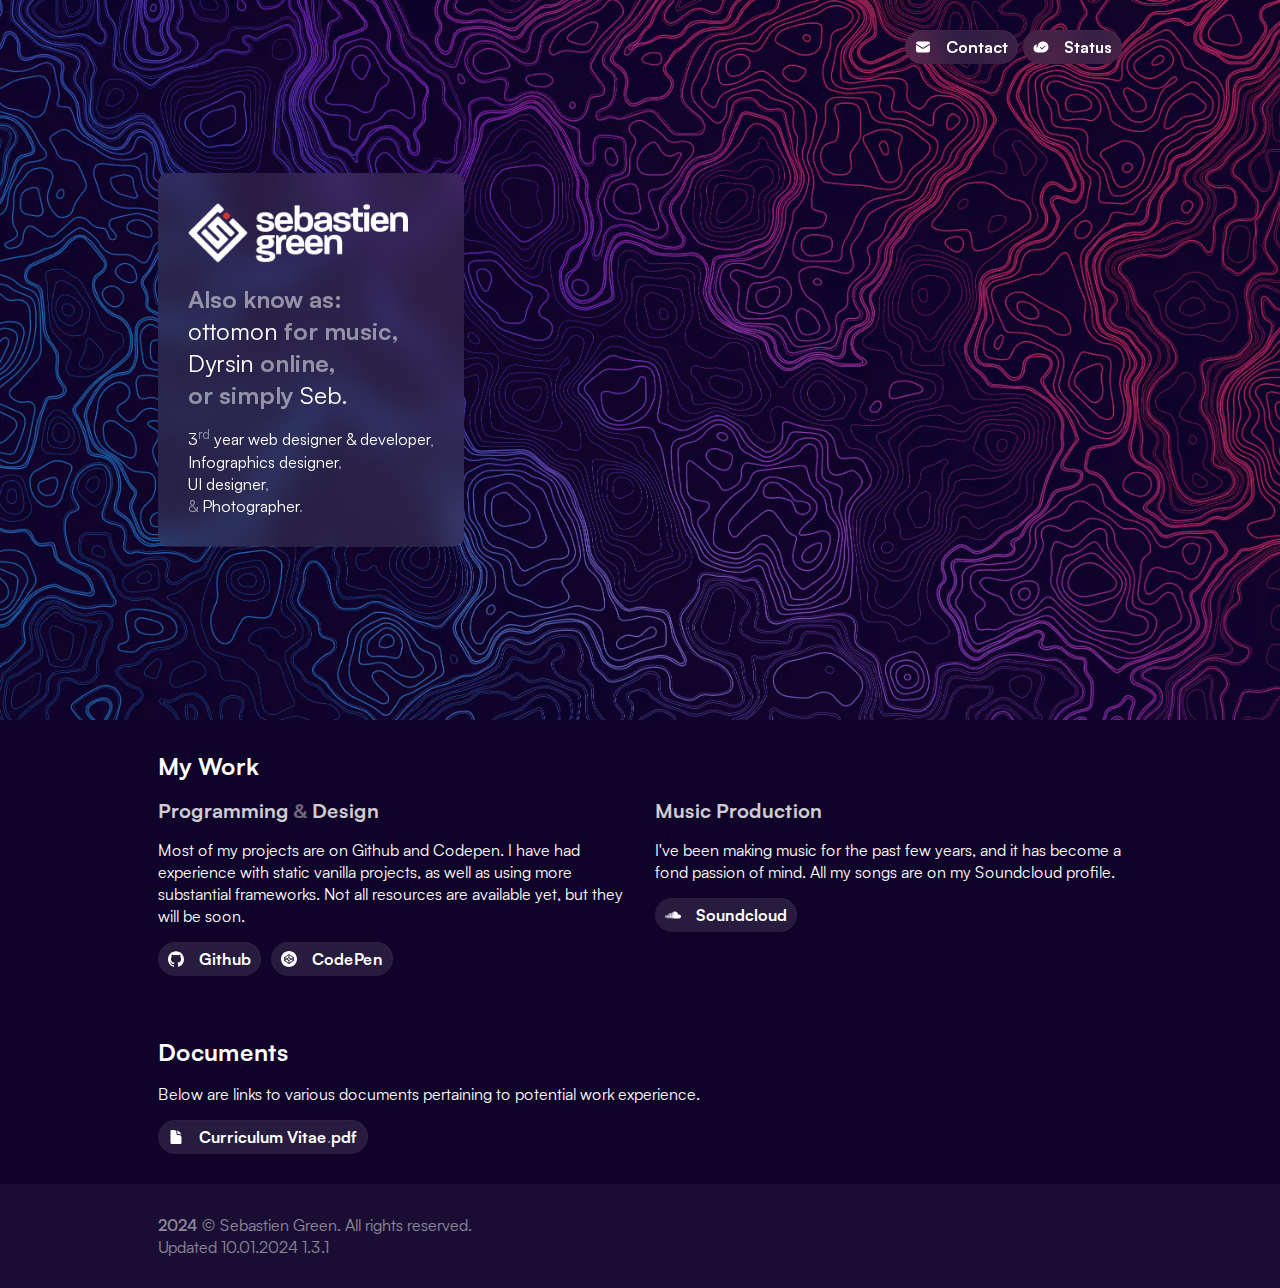
<file: index.html>
<!DOCTYPE html>
<html lang="en">
    <head>
        <meta charset="UTF-8" />
        <meta
            name="viewport"
            content="width=device-width, initial-scale=1.0"
        />
        <title>Portfolio</title>
        <link
            rel="stylesheet"
            href="style.css?v=1.3"
        />
        <script async src="https://umami.smkg.me/script.js" data-website-id="507b319d-dd55-448f-aae7-5892ac2618ad"></script>
    </head>

    <body>
        <section id="hero">
            <div class="content-wrapper">
                <div class="buttons">
                    <a
                        class="button blur"
                        href="mailto:sebygreen@gmail.com"
                    >
                        <svg
                            xmlns="http://www.w3.org/2000/svg"
                            viewBox="0 0 24 24"
                            fill="currentColor"
                        >
                            <path
                                d="M1.5 8.67v8.58a3 3 0 003 3h15a3 3 0 003-3V8.67l-8.928 5.493a3 3 0 01-3.144 0L1.5 8.67z"
                            />
                            <path
                                d="M22.5 6.908V6.75a3 3 0 00-3-3h-15a3 3 0 00-3 3v.158l9.714 5.978a1.5 1.5 0 001.572 0L22.5 6.908z"
                            />
                        </svg>
                        <p>Contact</p>
                    </a>
                    <a
                        href="https://status.smkg.me"
                        class="button blur"
                    >
                        <svg
                            xmlns="http://www.w3.org/2000/svg"
                            viewBox="0 0 256 256"
                            fill="currentColor"
                        >
                            <rect
                                width="256"
                                height="256"
                                fill="none"
                            />
                            <path
                                d="M247.93,124.52C246.11,77.54,207.07,40,160.06,40A88.1,88.1,0,0,0,81.29,88.67h0A87.48,87.48,0,0,0,72,127.73,8.18,8.18,0,0,1,64.57,136,8,8,0,0,1,56,128a103.66,103.66,0,0,1,5.34-32.92,4,4,0,0,0-4.75-5.18A64.09,64.09,0,0,0,8,152c0,35.19,29.75,64,65,64H160A88.09,88.09,0,0,0,247.93,124.52Zm-50.27-6.86-48,48a8,8,0,0,1-11.32,0l-24-24a8,8,0,0,1,11.32-11.32L144,148.69l42.34-42.35a8,8,0,0,1,11.32,11.32Z"
                            />
                        </svg>
                        <p>Status</p>
                    </a>
                </div>
                <article>
                    <img
                        src="images/logo.png"
                        alt="My logo with text"
                    />
                    <h2>
                        <span>Also know as:</span><br />
                        ottomon<span> for music,</span><br />
                        Dyrsin<span> online,</span><br />
                        <span>or simply </span>Seb.
                    </h2>
                    <ul>
                        <li>3<sup>rd</sup> year web designer & developer<span>,</span></li>
                        <li>Infographics designer<span>,</span></li>
                        <li>UI designer<span>,</span></li>
                        <li><span>&</span> Photographer<span>.</span></li>
                    </ul>
                </article>
            </div>
        </section>
        <section id="work">
            <div class="content-wrapper">
                <h2>My Work</h2>
                <div class="grid">
                    <article>
                        <h3>Programming <span>&</span> Design</h3>
                        <p class="description">
                            Most of my projects are on Github and Codepen. I have had experience with static vanilla
                            projects, as well as using more substantial frameworks. Not all resources are available yet,
                            but they will be soon.
                        </p>
                        <div class="links">
                            <a
                                class="button"
                                href="https://github.com/sebygreen"
                            >
                                <svg
                                    role="img"
                                    viewBox="0 0 24 24"
                                    xmlns="http://www.w3.org/2000/svg"
                                    fill="currentColor"
                                >
                                    <title>GitHub</title>
                                    <path
                                        d="M12 .297c-6.63 0-12 5.373-12 12 0 5.303 3.438 9.8 8.205 11.385.6.113.82-.258.82-.577 0-.285-.01-1.04-.015-2.04-3.338.724-4.042-1.61-4.042-1.61C4.422 18.07 3.633 17.7 3.633 17.7c-1.087-.744.084-.729.084-.729 1.205.084 1.838 1.236 1.838 1.236 1.07 1.835 2.809 1.305 3.495.998.108-.776.417-1.305.76-1.605-2.665-.3-5.466-1.332-5.466-5.93 0-1.31.465-2.38 1.235-3.22-.135-.303-.54-1.523.105-3.176 0 0 1.005-.322 3.3 1.23.96-.267 1.98-.399 3-.405 1.02.006 2.04.138 3 .405 2.28-1.552 3.285-1.23 3.285-1.23.645 1.653.24 2.873.12 3.176.765.84 1.23 1.91 1.23 3.22 0 4.61-2.805 5.625-5.475 5.92.42.36.81 1.096.81 2.22 0 1.606-.015 2.896-.015 3.286 0 .315.21.69.825.57C20.565 22.092 24 17.592 24 12.297c0-6.627-5.373-12-12-12"
                                    />
                                </svg>
                                <p>Github</p>
                            </a>
                            <a
                                class="button"
                                href="https://codepen.io/sebygreen3033/"
                            >
                                <svg
                                    role="img"
                                    viewBox="0 0 24 24"
                                    xmlns="http://www.w3.org/2000/svg"
                                    fill="currentColor"
                                >
                                    <title>CodePen</title>
                                    <path
                                        d="M18.144 13.067v-2.134L16.55 12zm1.276 1.194a.628.628 0 01-.006.083l-.005.028-.011.053-.01.031c-.005.016-.01.031-.017.047l-.014.03a.78.78 0 01-.021.043l-.019.03a.57.57 0 01-.08.1l-.026.025a.602.602 0 01-.036.03l-.029.022-.01.008-6.782 4.522a.637.637 0 01-.708 0L4.864 14.79l-.01-.008a.599.599 0 01-.065-.052l-.026-.025-.032-.034-.021-.028a.588.588 0 01-.067-.11l-.014-.031a.644.644 0 01-.017-.047l-.01-.03c-.004-.018-.008-.036-.01-.054l-.006-.028a.628.628 0 01-.006-.083V9.739c0-.028.002-.055.006-.083l.005-.027.011-.054.01-.03a.574.574 0 01.12-.217l.031-.034.026-.025a.62.62 0 01.065-.052l.01-.008 6.782-4.521a.638.638 0 01.708 0l6.782 4.521.01.008.03.022.035.03c.01.008.017.016.026.025a.545.545 0 01.08.1l.019.03a.633.633 0 01.021.043l.014.03c.007.016.012.032.017.047l.01.031c.004.018.008.036.01.054l.006.027a.619.619 0 01.006.083zM12 0C5.373 0 0 5.372 0 12 0 18.627 5.373 24 12 24c6.628 0 12-5.372 12-12 0-6.627-5.372-12-12-12m0 10.492L9.745 12 12 13.51 14.255 12zm.638 4.124v2.975l4.996-3.33-2.232-1.493zm-6.272-.356l4.996 3.33v-2.974l-2.764-1.849zm11.268-4.52l-4.996-3.33v2.974l2.764 1.85zm-6.272-.356V6.41L6.366 9.74l2.232 1.493zm-5.506 1.549v2.134L7.45 12Z"
                                    />
                                </svg>
                                <p>CodePen</p>
                            </a>
                        </div>
                    </article>
                    <article>
                        <h3>Music Production</h3>
                        <p class="description">
                            I've been making music for the past few years, and it has become a fond passion of mind. All
                            my songs are on my Soundcloud profile.
                        </p>
                        <div class="links">
                            <a
                                class="button"
                                href="https://soundcloud.com/ottomon"
                            >
                                <svg
                                    role="img"
                                    viewBox="0 0 24 24"
                                    xmlns="http://www.w3.org/2000/svg"
                                    fill="currentColor"
                                >
                                    <title>SoundCloud</title>
                                    <path
                                        d="M1.175 12.225c-.051 0-.094.046-.101.1l-.233 2.154.233 2.105c.007.058.05.098.101.098.05 0 .09-.04.099-.098l.255-2.105-.27-2.154c0-.057-.045-.1-.09-.1m-.899.828c-.06 0-.091.037-.104.094L0 14.479l.165 1.308c0 .055.045.094.09.094s.089-.045.104-.104l.21-1.319-.21-1.334c0-.061-.044-.09-.09-.09m1.83-1.229c-.061 0-.12.045-.12.104l-.21 2.563.225 2.458c0 .06.045.12.119.12.061 0 .105-.061.121-.12l.254-2.474-.254-2.548c-.016-.06-.061-.12-.121-.12m.945-.089c-.075 0-.135.06-.15.135l-.193 2.64.21 2.544c.016.077.075.138.149.138.075 0 .135-.061.15-.15l.24-2.532-.24-2.623c0-.075-.06-.135-.135-.135l-.031-.017zm1.155.36c-.005-.09-.075-.149-.159-.149-.09 0-.158.06-.164.149l-.217 2.43.2 2.563c0 .09.075.157.159.157.074 0 .148-.068.148-.158l.227-2.563-.227-2.444.033.015zm.809-1.709c-.101 0-.18.09-.18.181l-.21 3.957.187 2.563c0 .09.08.164.18.164.094 0 .174-.09.18-.18l.209-2.563-.209-3.972c-.008-.104-.088-.18-.18-.18m.959-.914c-.105 0-.195.09-.203.194l-.18 4.872.165 2.548c0 .12.09.209.195.209.104 0 .194-.089.21-.209l.193-2.548-.192-4.856c-.016-.12-.105-.21-.21-.21m.989-.449c-.121 0-.211.089-.225.209l-.165 5.275.165 2.52c.014.119.104.225.225.225.119 0 .225-.105.225-.225l.195-2.52-.196-5.275c0-.12-.105-.225-.225-.225m1.245.045c0-.135-.105-.24-.24-.24-.119 0-.24.105-.24.24l-.149 5.441.149 2.503c.016.135.121.24.256.24s.24-.105.24-.24l.164-2.503-.164-5.456-.016.015zm.749-.134c-.135 0-.255.119-.255.254l-.15 5.322.15 2.473c0 .15.12.255.255.255s.255-.12.255-.27l.15-2.474-.165-5.307c0-.148-.12-.27-.271-.27m1.005.166c-.164 0-.284.135-.284.285l-.103 5.143.135 2.474c0 .149.119.277.284.277.149 0 .271-.12.284-.285l.121-2.443-.135-5.112c-.012-.164-.135-.285-.285-.285m1.184-.945c-.045-.029-.105-.044-.165-.044s-.119.015-.165.044c-.09.054-.149.15-.149.255v.061l-.104 6.048.115 2.449v.008c.008.06.03.135.074.18.058.061.142.104.234.104.08 0 .158-.044.209-.09.058-.06.091-.135.091-.225l.015-.24.117-2.203-.135-6.086c0-.104-.061-.193-.135-.239l-.002-.022zm1.006-.547c-.045-.045-.09-.061-.15-.061-.074 0-.149.016-.209.061-.075.061-.119.15-.119.24v.029l-.137 6.609.076 1.215.061 1.185c0 .164.148.314.328.314.181 0 .33-.15.33-.329l.15-2.414-.15-6.637c0-.12-.074-.221-.165-.277m8.934 3.777c-.405 0-.795.086-1.139.232-.24-2.654-2.46-4.736-5.188-4.736-.659 0-1.305.135-1.889.359-.225.09-.27.18-.285.359v9.368c.016.18.15.33.33.345h8.185C22.681 17.218 24 15.914 24 14.28s-1.319-2.952-2.938-2.952"
                                    />
                                </svg>
                                <p>Soundcloud</p>
                            </a>
                        </div>
                    </article>
                </div>
            </div>
        </section>
        <section id="documents">
            <div class="content-wrapper">
                <h2>Documents</h2>
                <p class="description">Below are links to various documents pertaining to potential work experience.</p>
                <div class="links">
                    <a
                        class="button"
                        href="files/CV.pdf?=v1"
                    >
                        <svg
                            xmlns="http://www.w3.org/2000/svg"
                            viewBox="0 0 24 24"
                            fill="currentColor"
                        >
                            <path
                                d="M5.625 1.5c-1.036 0-1.875.84-1.875 1.875v17.25c0 1.035.84 1.875 1.875 1.875h12.75c1.035 0 1.875-.84 1.875-1.875V12.75A3.75 3.75 0 0016.5 9h-1.875a1.875 1.875 0 01-1.875-1.875V5.25A3.75 3.75 0 009 1.5H5.625z"
                            />
                            <path
                                d="M12.971 1.816A5.23 5.23 0 0114.25 5.25v1.875c0 .207.168.375.375.375H16.5a5.23 5.23 0 013.434 1.279 9.768 9.768 0 00-6.963-6.963z"
                            />
                        </svg>
                        <p>Curriculum Vitae<span>.</span>pdf</p>
                    </a>
                </div>
            </div>
        </section>
        <footer>
            <div class="content-wrapper">
                <p><span>2024</span> &copy; Sebastien Green. All rights reserved.</p>
                <p>Updated 10.01.2024 1.3.1</p>
            </div>
        </footer>
    </body>
</html>
</file>
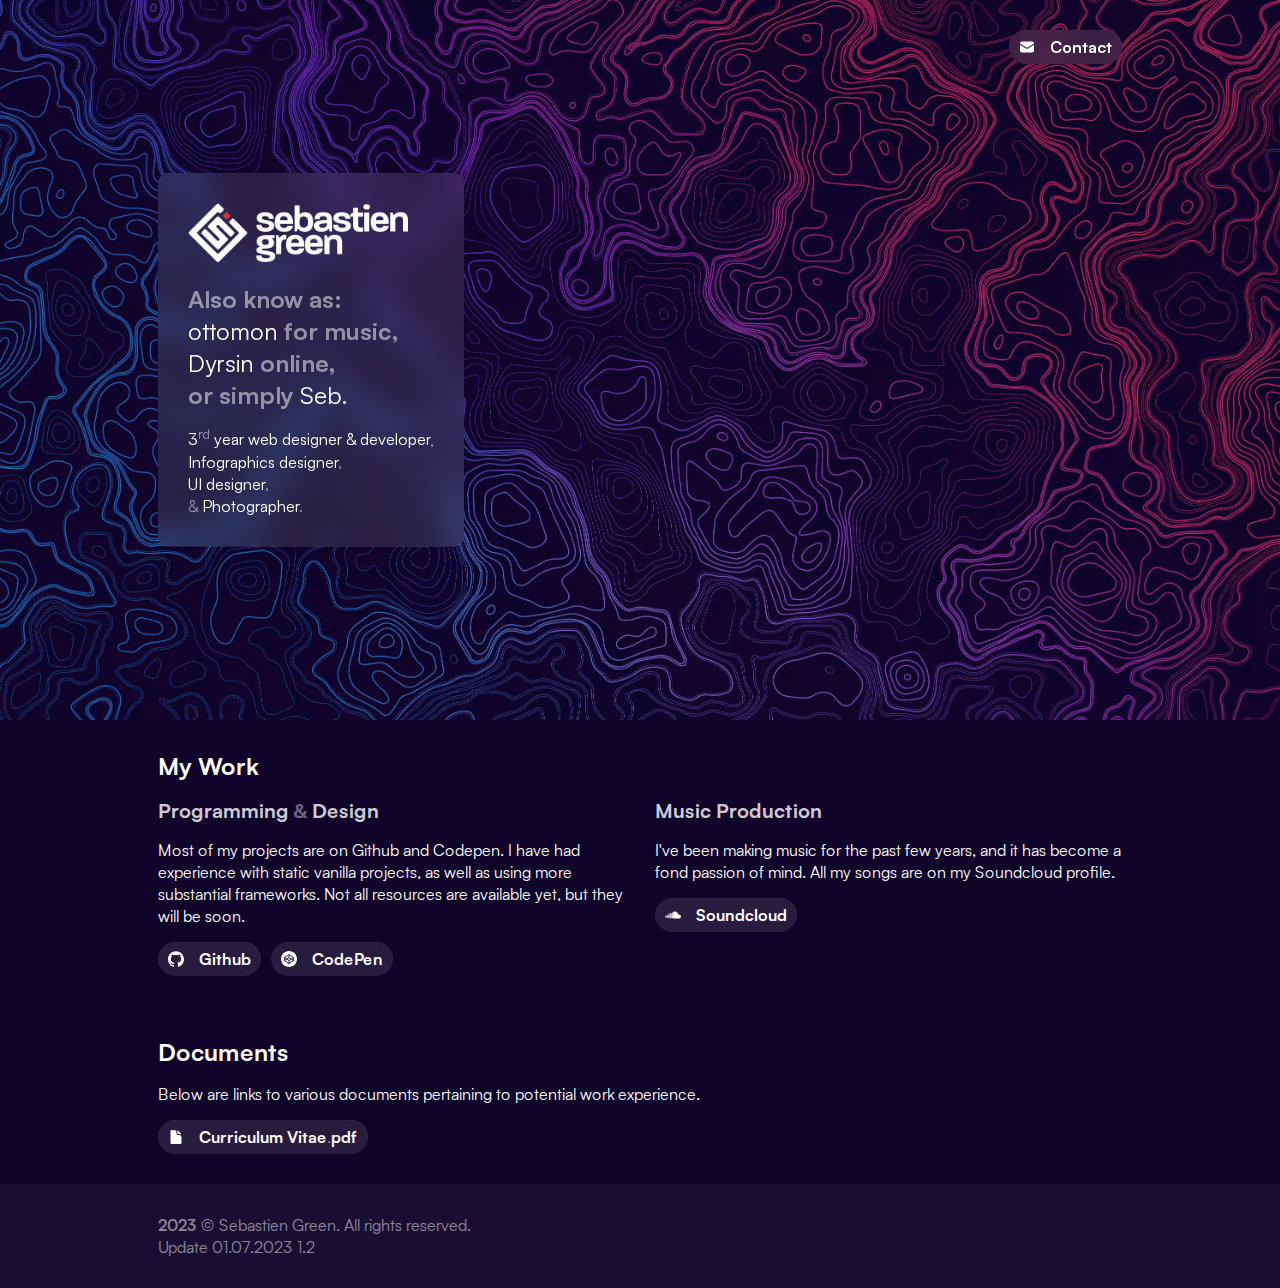
<file: html/index.html>
<!DOCTYPE html>
<html lang="en">
    <head>
        <meta charset="UTF-8" />
        <meta
            name="viewport"
            content="width=device-width, initial-scale=1.0"
        />
        <title>Portfolio</title>
        <link
            rel="stylesheet"
            href="style.css"
        />
    </head>

    <body>
        <section id="hero">
            <div class="content-wrapper">
                <a
                    class="button blur"
                    href="mailto:sebygreen@gmail.com"
                >
                    <svg
                        xmlns="http://www.w3.org/2000/svg"
                        viewBox="0 0 24 24"
                        fill="currentColor"
                    >
                        <path
                            d="M1.5 8.67v8.58a3 3 0 003 3h15a3 3 0 003-3V8.67l-8.928 5.493a3 3 0 01-3.144 0L1.5 8.67z"
                        />
                        <path
                            d="M22.5 6.908V6.75a3 3 0 00-3-3h-15a3 3 0 00-3 3v.158l9.714 5.978a1.5 1.5 0 001.572 0L22.5 6.908z"
                        />
                    </svg>
                    <p>Contact</p>
                </a>
                <article>
                    <img
                        src="images/logo.png"
                        alt="My logo with text"
                    />
                    <h2>
                        <span>Also know as:</span><br />
                        ottomon<span> for music,</span><br />
                        Dyrsin<span> online,</span><br />
                        <span>or simply </span>Seb.
                    </h2>
                    <ul>
                        <li>3<sup>rd</sup> year web designer & developer<span>,</span></li>
                        <li>Infographics designer<span>,</span></li>
                        <li>UI designer<span>,</span></li>
                        <li><span>&</span> Photographer<span>.</span></li>
                    </ul>
                </article>
            </div>
        </section>
        <section id="work">
            <div class="content-wrapper">
                <h2>My Work</h2>
                <div class="grid">
                    <article>
                        <h3>Programming <span>&</span> Design</h3>
                        <p class="description">
                            Most of my projects are on Github and Codepen. I have had experience with static vanilla
                            projects, as well as using more substantial frameworks. Not all resources are available yet,
                            but they will be soon.
                        </p>
                        <div class="links">
                            <a
                                class="button"
                                href="https://github.com/sebygreen"
                            >
                                <svg
                                    role="img"
                                    viewBox="0 0 24 24"
                                    xmlns="http://www.w3.org/2000/svg"
                                    fill="currentColor"
                                >
                                    <title>GitHub</title>
                                    <path
                                        d="M12 .297c-6.63 0-12 5.373-12 12 0 5.303 3.438 9.8 8.205 11.385.6.113.82-.258.82-.577 0-.285-.01-1.04-.015-2.04-3.338.724-4.042-1.61-4.042-1.61C4.422 18.07 3.633 17.7 3.633 17.7c-1.087-.744.084-.729.084-.729 1.205.084 1.838 1.236 1.838 1.236 1.07 1.835 2.809 1.305 3.495.998.108-.776.417-1.305.76-1.605-2.665-.3-5.466-1.332-5.466-5.93 0-1.31.465-2.38 1.235-3.22-.135-.303-.54-1.523.105-3.176 0 0 1.005-.322 3.3 1.23.96-.267 1.98-.399 3-.405 1.02.006 2.04.138 3 .405 2.28-1.552 3.285-1.23 3.285-1.23.645 1.653.24 2.873.12 3.176.765.84 1.23 1.91 1.23 3.22 0 4.61-2.805 5.625-5.475 5.92.42.36.81 1.096.81 2.22 0 1.606-.015 2.896-.015 3.286 0 .315.21.69.825.57C20.565 22.092 24 17.592 24 12.297c0-6.627-5.373-12-12-12"
                                    />
                                </svg>
                                <p>Github</p>
                            </a>
                            <a
                                class="button"
                                href="https://codepen.io/sebygreen3033/"
                            >
                                <svg
                                    role="img"
                                    viewBox="0 0 24 24"
                                    xmlns="http://www.w3.org/2000/svg"
                                    fill="currentColor"
                                >
                                    <title>CodePen</title>
                                    <path
                                        d="M18.144 13.067v-2.134L16.55 12zm1.276 1.194a.628.628 0 01-.006.083l-.005.028-.011.053-.01.031c-.005.016-.01.031-.017.047l-.014.03a.78.78 0 01-.021.043l-.019.03a.57.57 0 01-.08.1l-.026.025a.602.602 0 01-.036.03l-.029.022-.01.008-6.782 4.522a.637.637 0 01-.708 0L4.864 14.79l-.01-.008a.599.599 0 01-.065-.052l-.026-.025-.032-.034-.021-.028a.588.588 0 01-.067-.11l-.014-.031a.644.644 0 01-.017-.047l-.01-.03c-.004-.018-.008-.036-.01-.054l-.006-.028a.628.628 0 01-.006-.083V9.739c0-.028.002-.055.006-.083l.005-.027.011-.054.01-.03a.574.574 0 01.12-.217l.031-.034.026-.025a.62.62 0 01.065-.052l.01-.008 6.782-4.521a.638.638 0 01.708 0l6.782 4.521.01.008.03.022.035.03c.01.008.017.016.026.025a.545.545 0 01.08.1l.019.03a.633.633 0 01.021.043l.014.03c.007.016.012.032.017.047l.01.031c.004.018.008.036.01.054l.006.027a.619.619 0 01.006.083zM12 0C5.373 0 0 5.372 0 12 0 18.627 5.373 24 12 24c6.628 0 12-5.372 12-12 0-6.627-5.372-12-12-12m0 10.492L9.745 12 12 13.51 14.255 12zm.638 4.124v2.975l4.996-3.33-2.232-1.493zm-6.272-.356l4.996 3.33v-2.974l-2.764-1.849zm11.268-4.52l-4.996-3.33v2.974l2.764 1.85zm-6.272-.356V6.41L6.366 9.74l2.232 1.493zm-5.506 1.549v2.134L7.45 12Z"
                                    />
                                </svg>
                                <p>CodePen</p>
                            </a>
                        </div>
                    </article>
                    <article>
                        <h3>Music Production</h3>
                        <p class="description">
                            I've been making music for the past few years, and it has become a fond passion of mind. All
                            my songs are on my Soundcloud profile.
                        </p>
                        <div class="links">
                            <a
                                class="button"
                                href="https://soundcloud.com/ottomon"
                            >
                                <svg
                                    role="img"
                                    viewBox="0 0 24 24"
                                    xmlns="http://www.w3.org/2000/svg"
                                    fill="currentColor"
                                >
                                    <title>SoundCloud</title>
                                    <path
                                        d="M1.175 12.225c-.051 0-.094.046-.101.1l-.233 2.154.233 2.105c.007.058.05.098.101.098.05 0 .09-.04.099-.098l.255-2.105-.27-2.154c0-.057-.045-.1-.09-.1m-.899.828c-.06 0-.091.037-.104.094L0 14.479l.165 1.308c0 .055.045.094.09.094s.089-.045.104-.104l.21-1.319-.21-1.334c0-.061-.044-.09-.09-.09m1.83-1.229c-.061 0-.12.045-.12.104l-.21 2.563.225 2.458c0 .06.045.12.119.12.061 0 .105-.061.121-.12l.254-2.474-.254-2.548c-.016-.06-.061-.12-.121-.12m.945-.089c-.075 0-.135.06-.15.135l-.193 2.64.21 2.544c.016.077.075.138.149.138.075 0 .135-.061.15-.15l.24-2.532-.24-2.623c0-.075-.06-.135-.135-.135l-.031-.017zm1.155.36c-.005-.09-.075-.149-.159-.149-.09 0-.158.06-.164.149l-.217 2.43.2 2.563c0 .09.075.157.159.157.074 0 .148-.068.148-.158l.227-2.563-.227-2.444.033.015zm.809-1.709c-.101 0-.18.09-.18.181l-.21 3.957.187 2.563c0 .09.08.164.18.164.094 0 .174-.09.18-.18l.209-2.563-.209-3.972c-.008-.104-.088-.18-.18-.18m.959-.914c-.105 0-.195.09-.203.194l-.18 4.872.165 2.548c0 .12.09.209.195.209.104 0 .194-.089.21-.209l.193-2.548-.192-4.856c-.016-.12-.105-.21-.21-.21m.989-.449c-.121 0-.211.089-.225.209l-.165 5.275.165 2.52c.014.119.104.225.225.225.119 0 .225-.105.225-.225l.195-2.52-.196-5.275c0-.12-.105-.225-.225-.225m1.245.045c0-.135-.105-.24-.24-.24-.119 0-.24.105-.24.24l-.149 5.441.149 2.503c.016.135.121.24.256.24s.24-.105.24-.24l.164-2.503-.164-5.456-.016.015zm.749-.134c-.135 0-.255.119-.255.254l-.15 5.322.15 2.473c0 .15.12.255.255.255s.255-.12.255-.27l.15-2.474-.165-5.307c0-.148-.12-.27-.271-.27m1.005.166c-.164 0-.284.135-.284.285l-.103 5.143.135 2.474c0 .149.119.277.284.277.149 0 .271-.12.284-.285l.121-2.443-.135-5.112c-.012-.164-.135-.285-.285-.285m1.184-.945c-.045-.029-.105-.044-.165-.044s-.119.015-.165.044c-.09.054-.149.15-.149.255v.061l-.104 6.048.115 2.449v.008c.008.06.03.135.074.18.058.061.142.104.234.104.08 0 .158-.044.209-.09.058-.06.091-.135.091-.225l.015-.24.117-2.203-.135-6.086c0-.104-.061-.193-.135-.239l-.002-.022zm1.006-.547c-.045-.045-.09-.061-.15-.061-.074 0-.149.016-.209.061-.075.061-.119.15-.119.24v.029l-.137 6.609.076 1.215.061 1.185c0 .164.148.314.328.314.181 0 .33-.15.33-.329l.15-2.414-.15-6.637c0-.12-.074-.221-.165-.277m8.934 3.777c-.405 0-.795.086-1.139.232-.24-2.654-2.46-4.736-5.188-4.736-.659 0-1.305.135-1.889.359-.225.09-.27.18-.285.359v9.368c.016.18.15.33.33.345h8.185C22.681 17.218 24 15.914 24 14.28s-1.319-2.952-2.938-2.952"
                                    />
                                </svg>
                                <p>Soundcloud</p>
                            </a>
                        </div>
                    </article>
                </div>
            </div>
        </section>
        <section id="documents">
            <div class="content-wrapper">
                <h2>Documents</h2>
                <p class="description">Below are links to various documents pertaining to potential work experience.</p>
                <div class="links">
                    <a
                        class="button"
                        href="files/Curriculum Vitae.pdf"
                    >
                        <svg
                            xmlns="http://www.w3.org/2000/svg"
                            viewBox="0 0 24 24"
                            fill="currentColor"
                        >
                            <path
                                d="M5.625 1.5c-1.036 0-1.875.84-1.875 1.875v17.25c0 1.035.84 1.875 1.875 1.875h12.75c1.035 0 1.875-.84 1.875-1.875V12.75A3.75 3.75 0 0016.5 9h-1.875a1.875 1.875 0 01-1.875-1.875V5.25A3.75 3.75 0 009 1.5H5.625z"
                            />
                            <path
                                d="M12.971 1.816A5.23 5.23 0 0114.25 5.25v1.875c0 .207.168.375.375.375H16.5a5.23 5.23 0 013.434 1.279 9.768 9.768 0 00-6.963-6.963z"
                            />
                        </svg>
                        <p>Curriculum Vitae<span>.</span>pdf</p>
                    </a>
                </div>
            </div>
        </section>
        <footer>
            <div class="content-wrapper">
                <p><span>2023</span> &copy; Sebastien Green. All rights reserved.</p>
                <p>Update 01.07.2023 1.2</p>
            </div>
        </footer>
    </body>
</html>
</file>
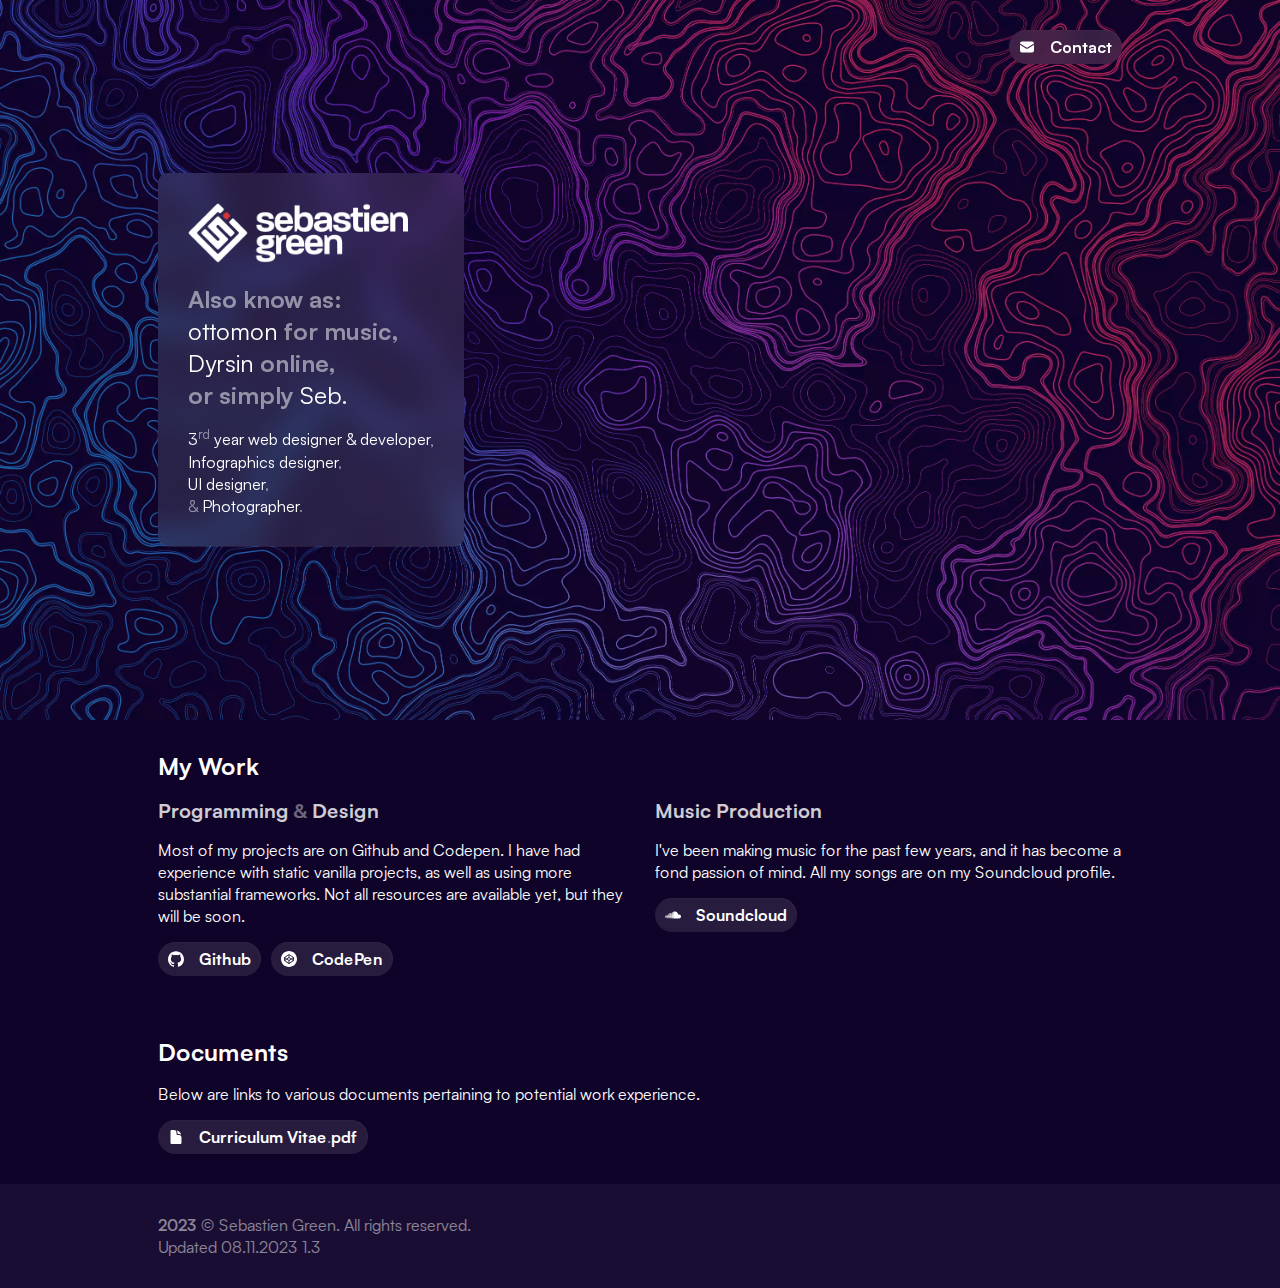
<file: src/index.html>
<!DOCTYPE html>
<html lang="en">
    <head>
        <meta charset="UTF-8" />
        <meta
            name="viewport"
            content="width=device-width, initial-scale=1.0"
        />
        <title>Portfolio</title>
        <link
            rel="stylesheet"
            href="style.css?v=1.3"
        />
    </head>

    <body>
        <section id="hero">
            <div class="content-wrapper">
                <a
                    class="button blur"
                    href="mailto:sebygreen@gmail.com"
                >
                    <svg
                        xmlns="http://www.w3.org/2000/svg"
                        viewBox="0 0 24 24"
                        fill="currentColor"
                    >
                        <path
                            d="M1.5 8.67v8.58a3 3 0 003 3h15a3 3 0 003-3V8.67l-8.928 5.493a3 3 0 01-3.144 0L1.5 8.67z"
                        />
                        <path
                            d="M22.5 6.908V6.75a3 3 0 00-3-3h-15a3 3 0 00-3 3v.158l9.714 5.978a1.5 1.5 0 001.572 0L22.5 6.908z"
                        />
                    </svg>
                    <p>Contact</p>
                </a>
                <article>
                    <img
                        src="images/logo.png"
                        alt="My logo with text"
                    />
                    <h2>
                        <span>Also know as:</span><br />
                        ottomon<span> for music,</span><br />
                        Dyrsin<span> online,</span><br />
                        <span>or simply </span>Seb.
                    </h2>
                    <ul>
                        <li>3<sup>rd</sup> year web designer & developer<span>,</span></li>
                        <li>Infographics designer<span>,</span></li>
                        <li>UI designer<span>,</span></li>
                        <li><span>&</span> Photographer<span>.</span></li>
                    </ul>
                </article>
            </div>
        </section>
        <section id="work">
            <div class="content-wrapper">
                <h2>My Work</h2>
                <div class="grid">
                    <article>
                        <h3>Programming <span>&</span> Design</h3>
                        <p class="description">
                            Most of my projects are on Github and Codepen. I have had experience with static vanilla
                            projects, as well as using more substantial frameworks. Not all resources are available yet,
                            but they will be soon.
                        </p>
                        <div class="links">
                            <a
                                class="button"
                                href="https://github.com/sebygreen"
                            >
                                <svg
                                    role="img"
                                    viewBox="0 0 24 24"
                                    xmlns="http://www.w3.org/2000/svg"
                                    fill="currentColor"
                                >
                                    <title>GitHub</title>
                                    <path
                                        d="M12 .297c-6.63 0-12 5.373-12 12 0 5.303 3.438 9.8 8.205 11.385.6.113.82-.258.82-.577 0-.285-.01-1.04-.015-2.04-3.338.724-4.042-1.61-4.042-1.61C4.422 18.07 3.633 17.7 3.633 17.7c-1.087-.744.084-.729.084-.729 1.205.084 1.838 1.236 1.838 1.236 1.07 1.835 2.809 1.305 3.495.998.108-.776.417-1.305.76-1.605-2.665-.3-5.466-1.332-5.466-5.93 0-1.31.465-2.38 1.235-3.22-.135-.303-.54-1.523.105-3.176 0 0 1.005-.322 3.3 1.23.96-.267 1.98-.399 3-.405 1.02.006 2.04.138 3 .405 2.28-1.552 3.285-1.23 3.285-1.23.645 1.653.24 2.873.12 3.176.765.84 1.23 1.91 1.23 3.22 0 4.61-2.805 5.625-5.475 5.92.42.36.81 1.096.81 2.22 0 1.606-.015 2.896-.015 3.286 0 .315.21.69.825.57C20.565 22.092 24 17.592 24 12.297c0-6.627-5.373-12-12-12"
                                    />
                                </svg>
                                <p>Github</p>
                            </a>
                            <a
                                class="button"
                                href="https://codepen.io/sebygreen3033/"
                            >
                                <svg
                                    role="img"
                                    viewBox="0 0 24 24"
                                    xmlns="http://www.w3.org/2000/svg"
                                    fill="currentColor"
                                >
                                    <title>CodePen</title>
                                    <path
                                        d="M18.144 13.067v-2.134L16.55 12zm1.276 1.194a.628.628 0 01-.006.083l-.005.028-.011.053-.01.031c-.005.016-.01.031-.017.047l-.014.03a.78.78 0 01-.021.043l-.019.03a.57.57 0 01-.08.1l-.026.025a.602.602 0 01-.036.03l-.029.022-.01.008-6.782 4.522a.637.637 0 01-.708 0L4.864 14.79l-.01-.008a.599.599 0 01-.065-.052l-.026-.025-.032-.034-.021-.028a.588.588 0 01-.067-.11l-.014-.031a.644.644 0 01-.017-.047l-.01-.03c-.004-.018-.008-.036-.01-.054l-.006-.028a.628.628 0 01-.006-.083V9.739c0-.028.002-.055.006-.083l.005-.027.011-.054.01-.03a.574.574 0 01.12-.217l.031-.034.026-.025a.62.62 0 01.065-.052l.01-.008 6.782-4.521a.638.638 0 01.708 0l6.782 4.521.01.008.03.022.035.03c.01.008.017.016.026.025a.545.545 0 01.08.1l.019.03a.633.633 0 01.021.043l.014.03c.007.016.012.032.017.047l.01.031c.004.018.008.036.01.054l.006.027a.619.619 0 01.006.083zM12 0C5.373 0 0 5.372 0 12 0 18.627 5.373 24 12 24c6.628 0 12-5.372 12-12 0-6.627-5.372-12-12-12m0 10.492L9.745 12 12 13.51 14.255 12zm.638 4.124v2.975l4.996-3.33-2.232-1.493zm-6.272-.356l4.996 3.33v-2.974l-2.764-1.849zm11.268-4.52l-4.996-3.33v2.974l2.764 1.85zm-6.272-.356V6.41L6.366 9.74l2.232 1.493zm-5.506 1.549v2.134L7.45 12Z"
                                    />
                                </svg>
                                <p>CodePen</p>
                            </a>
                        </div>
                    </article>
                    <article>
                        <h3>Music Production</h3>
                        <p class="description">
                            I've been making music for the past few years, and it has become a fond passion of mind. All
                            my songs are on my Soundcloud profile.
                        </p>
                        <div class="links">
                            <a
                                class="button"
                                href="https://soundcloud.com/ottomon"
                            >
                                <svg
                                    role="img"
                                    viewBox="0 0 24 24"
                                    xmlns="http://www.w3.org/2000/svg"
                                    fill="currentColor"
                                >
                                    <title>SoundCloud</title>
                                    <path
                                        d="M1.175 12.225c-.051 0-.094.046-.101.1l-.233 2.154.233 2.105c.007.058.05.098.101.098.05 0 .09-.04.099-.098l.255-2.105-.27-2.154c0-.057-.045-.1-.09-.1m-.899.828c-.06 0-.091.037-.104.094L0 14.479l.165 1.308c0 .055.045.094.09.094s.089-.045.104-.104l.21-1.319-.21-1.334c0-.061-.044-.09-.09-.09m1.83-1.229c-.061 0-.12.045-.12.104l-.21 2.563.225 2.458c0 .06.045.12.119.12.061 0 .105-.061.121-.12l.254-2.474-.254-2.548c-.016-.06-.061-.12-.121-.12m.945-.089c-.075 0-.135.06-.15.135l-.193 2.64.21 2.544c.016.077.075.138.149.138.075 0 .135-.061.15-.15l.24-2.532-.24-2.623c0-.075-.06-.135-.135-.135l-.031-.017zm1.155.36c-.005-.09-.075-.149-.159-.149-.09 0-.158.06-.164.149l-.217 2.43.2 2.563c0 .09.075.157.159.157.074 0 .148-.068.148-.158l.227-2.563-.227-2.444.033.015zm.809-1.709c-.101 0-.18.09-.18.181l-.21 3.957.187 2.563c0 .09.08.164.18.164.094 0 .174-.09.18-.18l.209-2.563-.209-3.972c-.008-.104-.088-.18-.18-.18m.959-.914c-.105 0-.195.09-.203.194l-.18 4.872.165 2.548c0 .12.09.209.195.209.104 0 .194-.089.21-.209l.193-2.548-.192-4.856c-.016-.12-.105-.21-.21-.21m.989-.449c-.121 0-.211.089-.225.209l-.165 5.275.165 2.52c.014.119.104.225.225.225.119 0 .225-.105.225-.225l.195-2.52-.196-5.275c0-.12-.105-.225-.225-.225m1.245.045c0-.135-.105-.24-.24-.24-.119 0-.24.105-.24.24l-.149 5.441.149 2.503c.016.135.121.24.256.24s.24-.105.24-.24l.164-2.503-.164-5.456-.016.015zm.749-.134c-.135 0-.255.119-.255.254l-.15 5.322.15 2.473c0 .15.12.255.255.255s.255-.12.255-.27l.15-2.474-.165-5.307c0-.148-.12-.27-.271-.27m1.005.166c-.164 0-.284.135-.284.285l-.103 5.143.135 2.474c0 .149.119.277.284.277.149 0 .271-.12.284-.285l.121-2.443-.135-5.112c-.012-.164-.135-.285-.285-.285m1.184-.945c-.045-.029-.105-.044-.165-.044s-.119.015-.165.044c-.09.054-.149.15-.149.255v.061l-.104 6.048.115 2.449v.008c.008.06.03.135.074.18.058.061.142.104.234.104.08 0 .158-.044.209-.09.058-.06.091-.135.091-.225l.015-.24.117-2.203-.135-6.086c0-.104-.061-.193-.135-.239l-.002-.022zm1.006-.547c-.045-.045-.09-.061-.15-.061-.074 0-.149.016-.209.061-.075.061-.119.15-.119.24v.029l-.137 6.609.076 1.215.061 1.185c0 .164.148.314.328.314.181 0 .33-.15.33-.329l.15-2.414-.15-6.637c0-.12-.074-.221-.165-.277m8.934 3.777c-.405 0-.795.086-1.139.232-.24-2.654-2.46-4.736-5.188-4.736-.659 0-1.305.135-1.889.359-.225.09-.27.18-.285.359v9.368c.016.18.15.33.33.345h8.185C22.681 17.218 24 15.914 24 14.28s-1.319-2.952-2.938-2.952"
                                    />
                                </svg>
                                <p>Soundcloud</p>
                            </a>
                        </div>
                    </article>
                </div>
            </div>
        </section>
        <section id="documents">
            <div class="content-wrapper">
                <h2>Documents</h2>
                <p class="description">Below are links to various documents pertaining to potential work experience.</p>
                <div class="links">
                    <a
                        class="button"
                        href="files/Curriculum Vitae.pdf?=v3"
                    >
                        <svg
                            xmlns="http://www.w3.org/2000/svg"
                            viewBox="0 0 24 24"
                            fill="currentColor"
                        >
                            <path
                                d="M5.625 1.5c-1.036 0-1.875.84-1.875 1.875v17.25c0 1.035.84 1.875 1.875 1.875h12.75c1.035 0 1.875-.84 1.875-1.875V12.75A3.75 3.75 0 0016.5 9h-1.875a1.875 1.875 0 01-1.875-1.875V5.25A3.75 3.75 0 009 1.5H5.625z"
                            />
                            <path
                                d="M12.971 1.816A5.23 5.23 0 0114.25 5.25v1.875c0 .207.168.375.375.375H16.5a5.23 5.23 0 013.434 1.279 9.768 9.768 0 00-6.963-6.963z"
                            />
                        </svg>
                        <p>Curriculum Vitae<span>.</span>pdf</p>
                    </a>
                </div>
            </div>
        </section>
        <footer>
            <div class="content-wrapper">
                <p><span>2023</span> &copy; Sebastien Green. All rights reserved.</p>
                <p>Updated 08.11.2023 1.3</p>
            </div>
        </footer>
    </body>
</html>
</file>
<file: style.css>
/*satoshi*/
@font-face {
    font-family: "Satoshi";
    src: url("../fonts/Satoshi.woff2") format("woff2"), url("../fonts/Satoshi.woff") format("woff"),
        url("../fonts/Satoshi.ttf") format("truetype");
    font-weight: 300 900;
    font-display: swap;
    font-style: normal;
}

/*spacing reset*/
* {
    padding: 0;
    margin: 0;
    box-sizing: border-box;
}

/*styles*/
body {
    background-color: rgb(15, 3, 41);
    font-family: "Satoshi";
}

.content-wrapper {
    margin: 0 auto;
    padding: 30px;
    max-width: 1024px;
}

/*button*/
.button {
    padding: 8px 10px;
    display: flex;
    align-items: center;
    gap: 15px;
    border-radius: 50px;
    text-decoration: none;
    color: rgba(255, 255, 255, 1);
    background-color: rgba(255, 255, 255, 0.1);
    box-shadow: inset -1px 1px 2px -1px rgba(255, 255, 255, 0.1);
    transition: 200ms;
}

.button svg {
    height: 16px;
}

.button p {
    font-size: 16px;
    font-weight: bold;
    line-height: 18px;
}

.button p span {
    opacity: 0.5;
    font-weight: normal;
}

.button:hover {
    color: rgba(15, 3, 41, 1);
    background-color: rgba(255, 255, 255, 0.8);
}

.blur {
    backdrop-filter: blur(15px);
    -webkit-backdrop-filter: blur(15px);
}

/*hero*/
#hero {
    position: relative;
    height: 80lvh;
    max-height: min-content;
    background-image: url("/images/purple.webp");
    background-size: cover;
}

#hero .content-wrapper {
    position: relative;
    height: 80svh;
    display: flex;
    flex-direction: column;
    justify-content: center;
    align-items: flex-start;
}

#hero .buttons {
    position: absolute;
    top: 30px;
    right: 30px;
    display: flex;
    gap: 5px;
}

#hero article {
    width: fit-content;
    padding: 30px;
    border-radius: 10px;
    color: white;
    backdrop-filter: blur(15px);
    -webkit-backdrop-filter: blur(15px);
    background-color: rgba(255, 255, 255, 0.1);
}

@media (max-width: 480px) {
    #hero {
        height: 100lvh;
    }

    #hero .content-wrapper {
        height: 100svh;
    }

    #hero article {
        width: 100%;
    }
}

#hero article img {
    height: 60px;
}

#hero article h2 {
    margin: 15px 0 0 0;
    font-weight: normal;
}

#hero article h2 span {
    opacity: 0.5;
    font-weight: bold;
}

#hero article ul {
    margin: 15px 0 0 0;
    list-style: none;
}

#hero article ul li span,
#hero article ul li sup {
    opacity: 0.5;
}

/*work*/
#work {
    color: white;
}

#work .grid {
    margin: 15px 0 0 0;
    display: grid;
    gap: 30px;
    grid-template-columns: 1fr 1fr;
}

@media (max-width: 768px) {
    #work .grid {
        grid-template-columns: 1fr;
    }
}

#work article h3 {
    font-size: 20px;
    opacity: 0.8;
}

#work article h3 span {
    opacity: 0.5;
}

#work article .description {
    margin: 15px 0 0 0;
}

#work article .links {
    display: flex;
    gap: 10px;
    margin: 15px 0 0 0;
}

/*documents*/
#documents {
    color: white;
}

#documents .description {
    margin: 15px 0 0 0;
}

#documents .links {
    display: flex;
    gap: 10px;
    margin: 15px 0 0 0;
}

/*footer*/
footer {
    color: white;
    background-color: rgba(25, 13, 51, 1);
}

footer p {
    opacity: 0.5;
}

footer p span {
    font-weight: 600;
}
</file>
<file: html/style.css>
/*satoshi*/
@font-face {
    font-family: "Satoshi";
    src: url("../fonts/Satoshi.woff2") format("woff2"), url("../fonts/Satoshi.woff") format("woff"),
        url("../fonts/Satoshi.ttf") format("truetype");
    font-weight: 300 900;
    font-display: swap;
    font-style: normal;
}

/*spacing reset*/
* {
    padding: 0;
    margin: 0;
    box-sizing: border-box;
}

/*styles*/
body {
    background-color: rgb(15, 3, 41);
    font-family: "Satoshi";
}

.content-wrapper {
    margin: 0 auto;
    padding: 30px;
    max-width: 1024px;
}

/*button*/
.button {
    padding: 8px 10px;
    display: flex;
    align-items: center;
    gap: 15px;
    border-radius: 50px;
    text-decoration: none;
    color: rgba(255, 255, 255, 1);
    background-color: rgba(255, 255, 255, 0.1);
    box-shadow: inset -1px 1px 2px -1px rgba(255, 255, 255, 0.1);
    transition: 200ms;
}

.button svg {
    height: 16px;
}

.button p {
    font-size: 16px;
    font-weight: bold;
    line-height: 18px;
}

.button p span {
    opacity: 0.5;
    font-weight: normal;
}

.button:hover {
    color: rgba(15, 3, 41, 1);
    background-color: rgba(255, 255, 255, 0.8);
}

.blur {
    backdrop-filter: blur(15px);
    -webkit-backdrop-filter: blur(15px);
}

/*hero*/
#hero {
    position: relative;
    height: 80lvh;
    max-height: min-content;
    background-image: url("/images/purple.webp");
    background-size: cover;
}

#hero .content-wrapper {
    position: relative;
    height: 80svh;
    display: flex;
    flex-direction: column;
    justify-content: center;
    align-items: flex-start;
}

#hero .button {
    position: absolute;
    top: 30px;
    right: 30px;
}

#hero article {
    width: fit-content;
    padding: 30px;
    border-radius: 10px;
    color: white;
    backdrop-filter: blur(15px);
    -webkit-backdrop-filter: blur(15px);
    background-color: rgba(255, 255, 255, 0.1);
}

@media (max-width: 480px) {
    #hero {
        height: 100lvh;
    }

    #hero .content-wrapper {
        height: 100svh;
    }

    #hero article {
        width: 100%;
    }
}

#hero article img {
    height: 60px;
}

#hero article h2 {
    margin: 15px 0 0 0;
    font-weight: normal;
}

#hero article h2 span {
    opacity: 0.5;
    font-weight: bold;
}

#hero article ul {
    margin: 15px 0 0 0;
    list-style: none;
}

#hero article ul li span,
#hero article ul li sup {
    opacity: 0.5;
}

/*work*/
#work {
    color: white;
}

#work .grid {
    margin: 15px 0 0 0;
    display: grid;
    gap: 30px;
    grid-template-columns: 1fr 1fr;
}

@media (max-width: 768px) {
    #work .grid {
        grid-template-columns: 1fr;
    }
}

#work article h3 {
    font-size: 20px;
    opacity: 0.8;
}

#work article h3 span {
    opacity: 0.5;
}

#work article .description {
    margin: 15px 0 0 0;
}

#work article .links {
    display: flex;
    gap: 10px;
    margin: 15px 0 0 0;
}

/*documents*/
#documents {
    color: white;
}

#documents .description {
    margin: 15px 0 0 0;
}

#documents .links {
    display: flex;
    gap: 10px;
    margin: 15px 0 0 0;
}

/*footer*/
footer {
    color: white;
    background-color: rgba(25, 13, 51, 1);
}

footer p {
    opacity: 0.5;
}

footer p span {
    font-weight: 600;
}
</file>
<file: src/style.css>
/*satoshi*/
@font-face {
    font-family: "Satoshi";
    src: url("../fonts/Satoshi.woff2") format("woff2"), url("../fonts/Satoshi.woff") format("woff"),
        url("../fonts/Satoshi.ttf") format("truetype");
    font-weight: 300 900;
    font-display: swap;
    font-style: normal;
}

/*spacing reset*/
* {
    padding: 0;
    margin: 0;
    box-sizing: border-box;
}

/*styles*/
body {
    background-color: rgb(15, 3, 41);
    font-family: "Satoshi";
}

.content-wrapper {
    margin: 0 auto;
    padding: 30px;
    max-width: 1024px;
}

/*button*/
.button {
    padding: 8px 10px;
    display: flex;
    align-items: center;
    gap: 15px;
    border-radius: 50px;
    text-decoration: none;
    color: rgba(255, 255, 255, 1);
    background-color: rgba(255, 255, 255, 0.1);
    box-shadow: inset -1px 1px 2px -1px rgba(255, 255, 255, 0.1);
    transition: 200ms;
}

.button svg {
    height: 16px;
}

.button p {
    font-size: 16px;
    font-weight: bold;
    line-height: 18px;
}

.button p span {
    opacity: 0.5;
    font-weight: normal;
}

.button:hover {
    color: rgba(15, 3, 41, 1);
    background-color: rgba(255, 255, 255, 0.8);
}

.blur {
    backdrop-filter: blur(15px);
    -webkit-backdrop-filter: blur(15px);
}

/*hero*/
#hero {
    position: relative;
    height: 80lvh;
    max-height: min-content;
    background-image: url("/images/purple.webp");
    background-size: cover;
}

#hero .content-wrapper {
    position: relative;
    height: 80svh;
    display: flex;
    flex-direction: column;
    justify-content: center;
    align-items: flex-start;
}

#hero .button {
    position: absolute;
    top: 30px;
    right: 30px;
}

#hero article {
    width: fit-content;
    padding: 30px;
    border-radius: 10px;
    color: white;
    backdrop-filter: blur(15px);
    -webkit-backdrop-filter: blur(15px);
    background-color: rgba(255, 255, 255, 0.1);
}

@media (max-width: 480px) {
    #hero {
        height: 100lvh;
    }

    #hero .content-wrapper {
        height: 100svh;
    }

    #hero article {
        width: 100%;
    }
}

#hero article img {
    height: 60px;
}

#hero article h2 {
    margin: 15px 0 0 0;
    font-weight: normal;
}

#hero article h2 span {
    opacity: 0.5;
    font-weight: bold;
}

#hero article ul {
    margin: 15px 0 0 0;
    list-style: none;
}

#hero article ul li span,
#hero article ul li sup {
    opacity: 0.5;
}

/*work*/
#work {
    color: white;
}

#work .grid {
    margin: 15px 0 0 0;
    display: grid;
    gap: 30px;
    grid-template-columns: 1fr 1fr;
}

@media (max-width: 768px) {
    #work .grid {
        grid-template-columns: 1fr;
    }
}

#work article h3 {
    font-size: 20px;
    opacity: 0.8;
}

#work article h3 span {
    opacity: 0.5;
}

#work article .description {
    margin: 15px 0 0 0;
}

#work article .links {
    display: flex;
    gap: 10px;
    margin: 15px 0 0 0;
}

/*documents*/
#documents {
    color: white;
}

#documents .description {
    margin: 15px 0 0 0;
}

#documents .links {
    display: flex;
    gap: 10px;
    margin: 15px 0 0 0;
}

/*footer*/
footer {
    color: white;
    background-color: rgba(25, 13, 51, 1);
}

footer p {
    opacity: 0.5;
}

footer p span {
    font-weight: 600;
}
</file>
